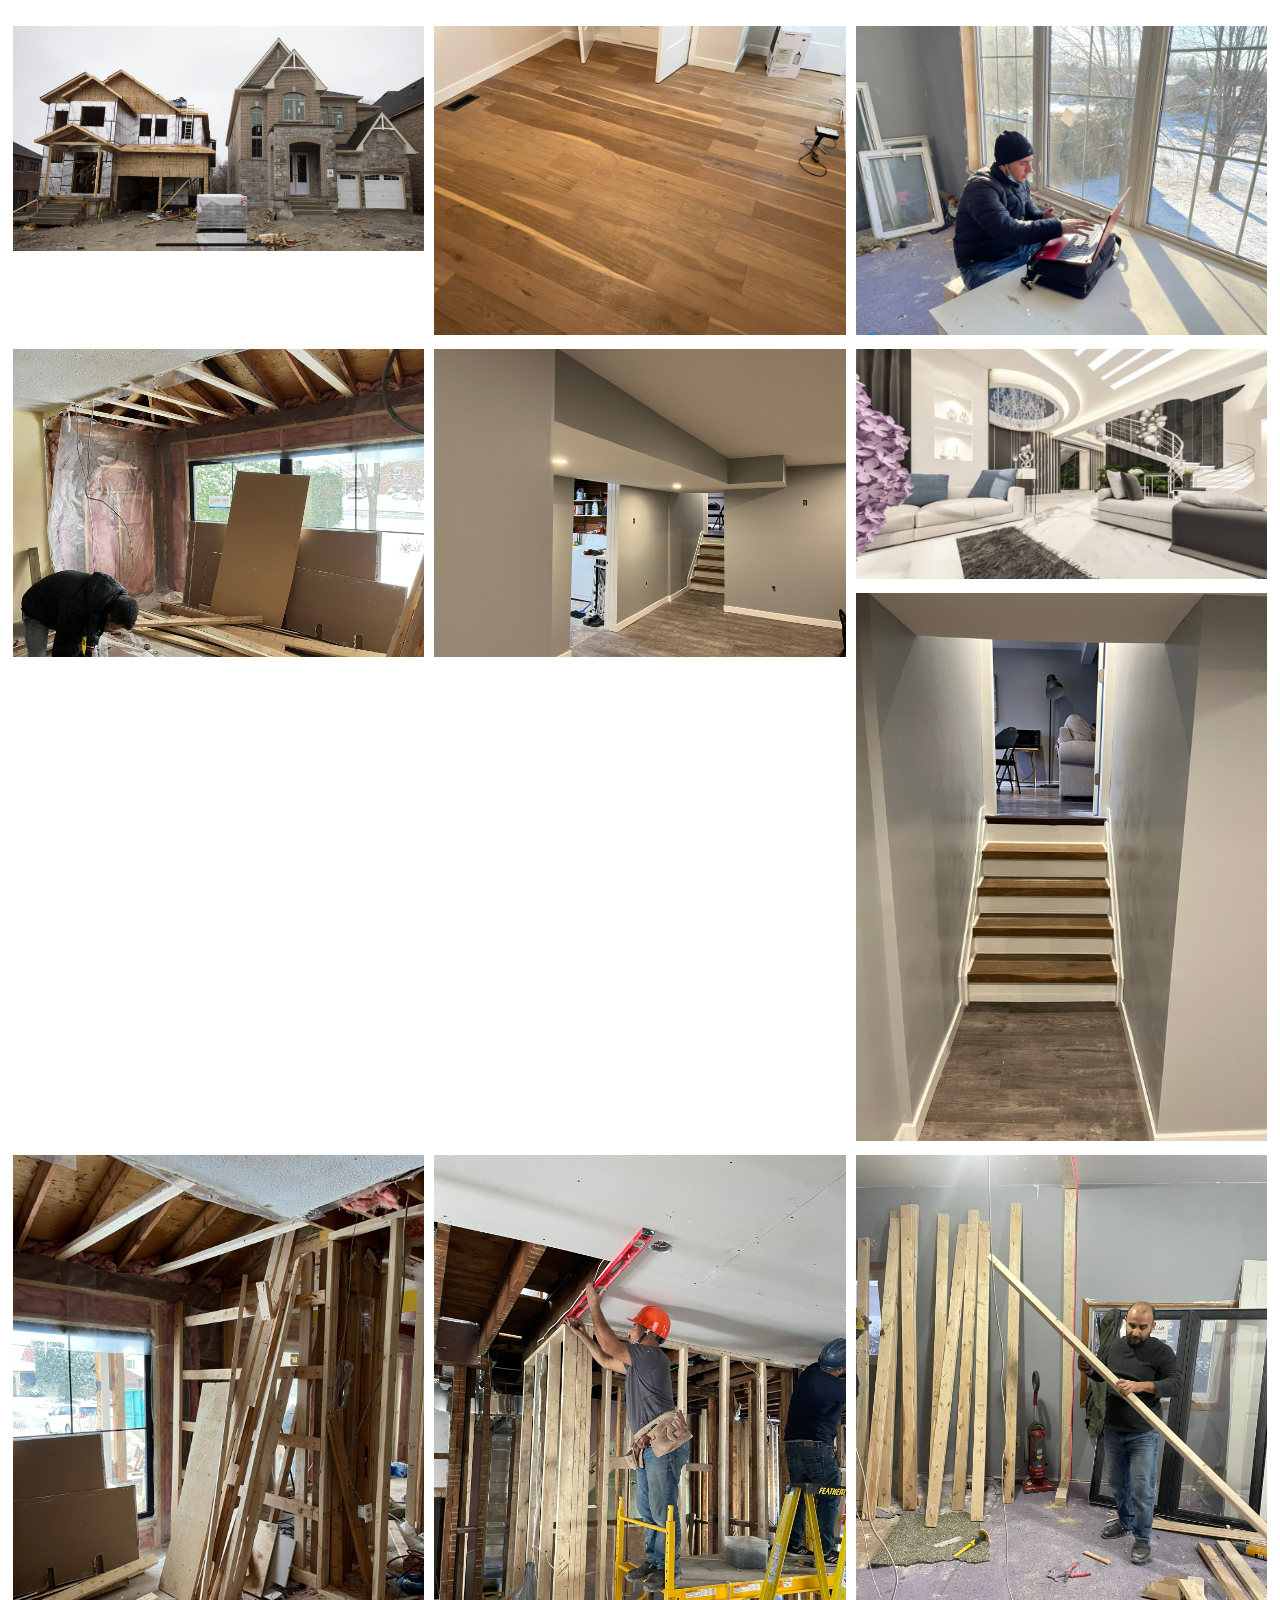
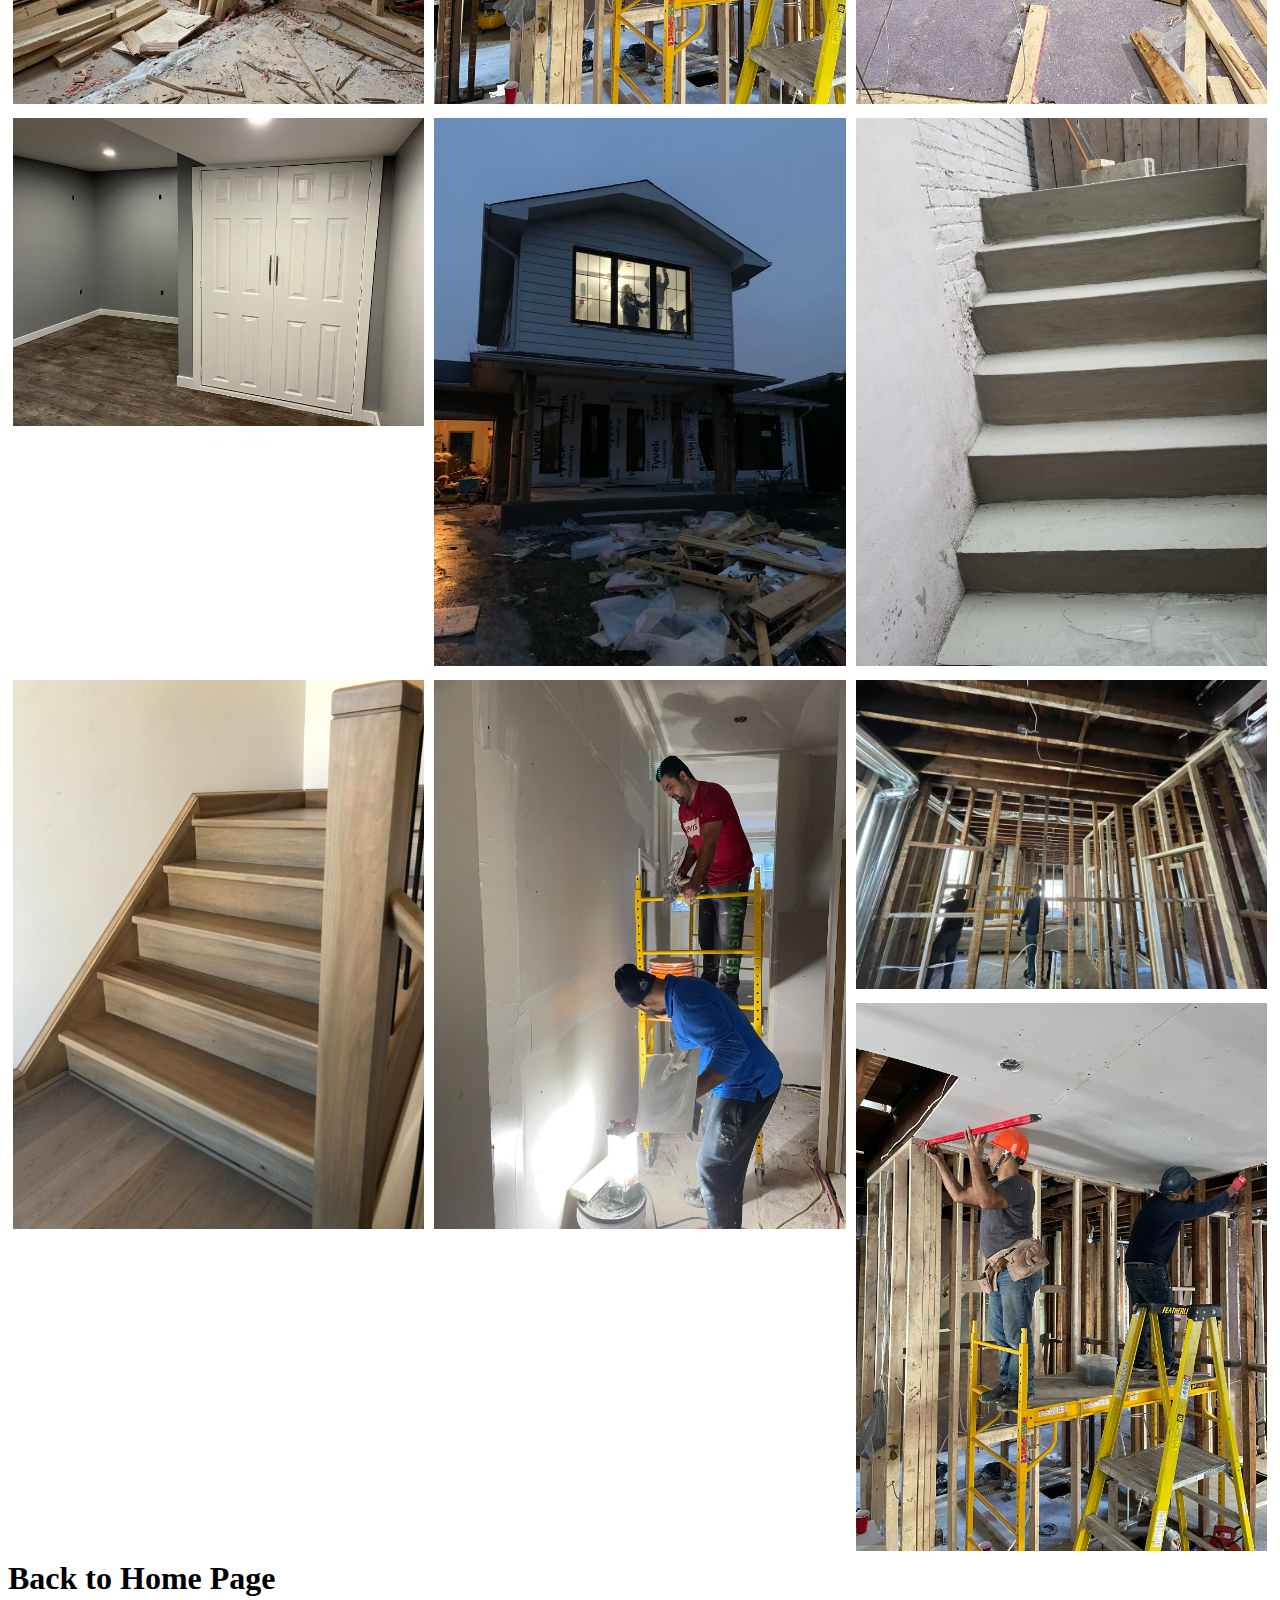
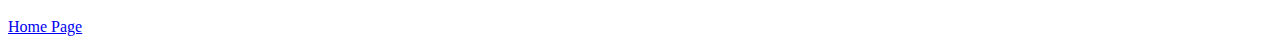
<file: Flooring&painting.html>
<!DOCTYPE html>
<html>
<head>
<style>
* {
  box-sizing: border-box;
}

.column {
  float: left;
  width: 33.33%;
  padding: 5px;
}

/* Clearfix (clear floats) */
.row::after {
  content: "";
  clear: both;
  display: table;
}
</style>
</head>
<body>

<div class="row">
  <div class="column">
    <img src="work-images/Painting&Flooring/1.jpg"style="width:100%">
  </div>
  <div class="column">
    <img src="work-images/Painting&Flooring/2.jpg"style="width:100%">
  </div>
  <div class="column">
    <img src="work-images/Painting&Flooring/3.jpg"style="width:100%">
  </div>
  <div class="column">
    <img src="work-images/Painting&Flooring/4.jpg"style="width:100%">
  </div>
  <div class="column">
    <img src="work-images/Painting&Flooring/5.jpg"style="width:100%">
  </div>
  <div class="column">
    <img src="work-images/Painting&Flooring/6.jpg"style="width:100%">
  </div>
  <div class="column">
    <img src="work-images/Painting&Flooring/7.jpg"style="width:100%">
  </div>
  <div class="column">
    <img src="work-images/Painting&Flooring/8.jpg"style="width:100%">
  </div>
  <div class="column">
    <img src="work-images/Painting&Flooring/9.jpg"style="width:100%">
  </div>
  <div class="column">
    <img src="work-images/Painting&Flooring/10.jpg"style="width:100%">
  </div>
  <div class="column">
    <img src="work-images/Painting&Flooring/11.jpg"style="width:100%">
  </div>
  <div class="column">
    <img src="work-images/Painting&Flooring/12.jpg"style="width:100%">
  </div>
  <div class="column">
    <img src="work-images/Painting&Flooring/13.jpg"style="width:100%">
  </div>
  <div class="column">
    <img src="work-images/Painting&Flooring/14.jpg"style="width:100%">
  </div>
  <div class="column">
    <img src="work-images/Painting&Flooring/15.jpg"style="width:100%">
  </div>
  <div class="column">
    <img src="work-images/Painting&Flooring/16.jpg"style="width:100%">
  </div>
  <div class="column">
    <img src="work-images/Painting&Flooring/17.jpg"style="width:100%">
  </div>
      <h1>Back to Home Page</h1>
      <a href="index.html">Home Page</a>
   </body>
</html>
</file>
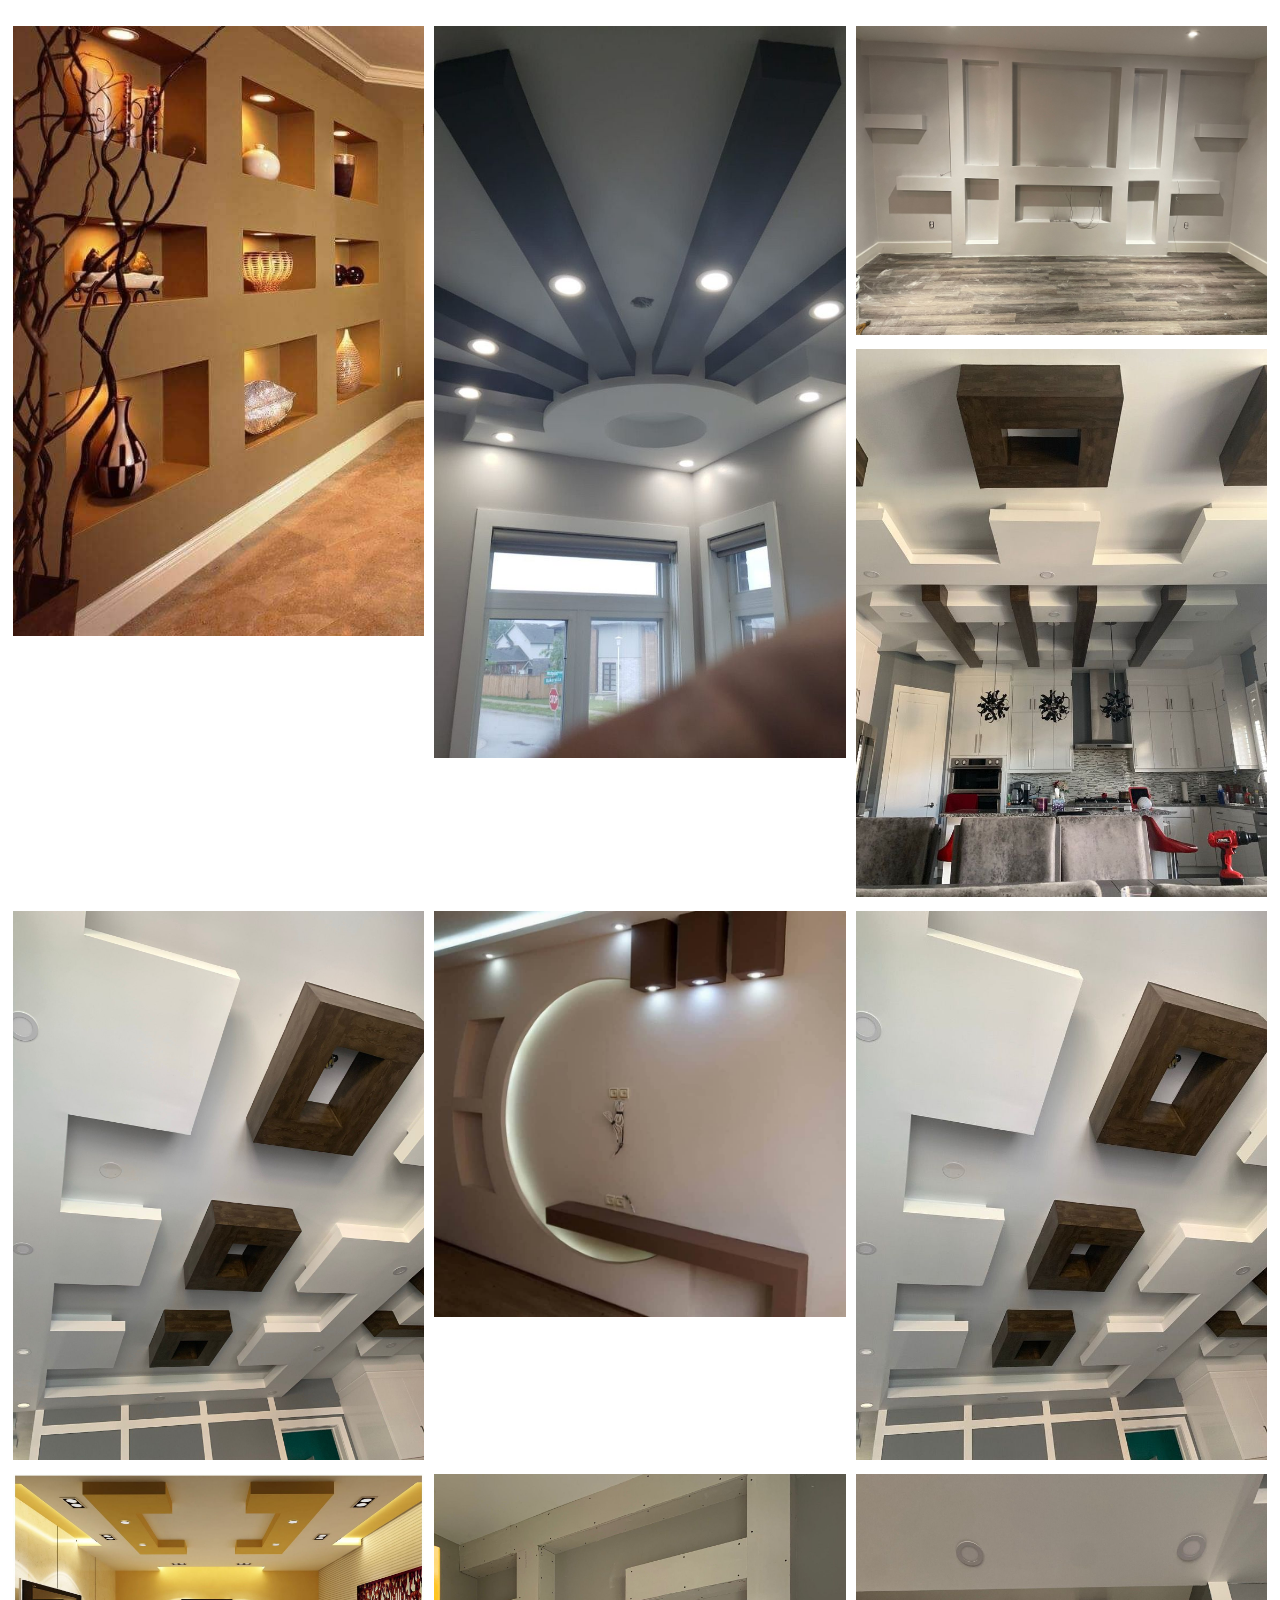
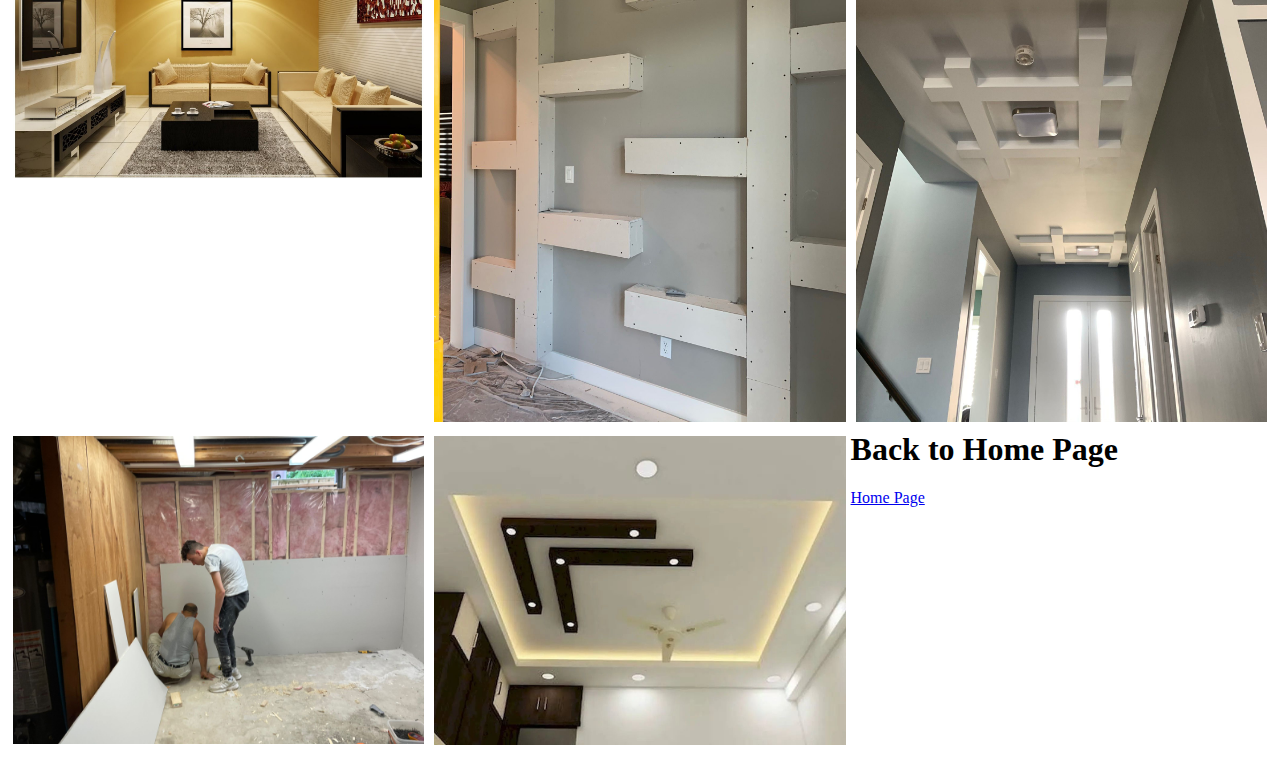
<file: Framing & DryWall.html>
<!DOCTYPE html>
<html>
<head>
<style>
* {
  box-sizing: border-box;
}

.column {
  float: left;
  width: 33.33%;
  padding: 5px;
}

/* Clearfix (clear floats) */
.row::after {
  content: "";
  clear: both;
  display: table;
}
</style>
</head>
<body>

<div class="row">
  <div class="column">
    <img src="work-images/Framing&DryWall/1.jpg"style="width:100%">
  </div>
  <div class="column">
    <img src="work-images/Framing&DryWall/2.jpg"style="width:100%">
  </div>
  <div class="column">
   <img src="work-images/Framing&DryWall/3.jpg" style="width:100%">
  </div>
  <div class="column">
   <img src="work-images/Framing&DryWall/4.jpg" style="width:100%">
  </div>
  <div class="column">
   <img src="work-images/Framing&DryWall/5.jpg" style="width:100%">
  </div>
  <div class="column">
   <img src="work-images/Framing&DryWall/6.jpg" style="width:100%">
  </div>
  <div class="column">
   <img src="work-images/Framing&DryWall/7.jpg" style="width:100%">
  </div>
  <div class="column">
   <img src="work-images/Framing&DryWall/8.jpg" style="width:100%">
  </div>
  <div class="column">
   <img src="work-images/Framing&DryWall/9.jpg" style="width:100%">
  </div>
  <div class="column">
   <img src="work-images/Framing&DryWall/10.jpg" style="width:100%">
  </div>
  <div class="column">
   <img src="work-images/Framing&DryWall/11.jpg" style="width:100%">
  </div>
  <div class="column">
   <img src="work-images/Framing&DryWall/12.jpg" style="width:100%">
  </div>
      <h1>Back to Home Page</h1>
      <a href="index.html">Home Page</a>
   </body>
</html>
</file>
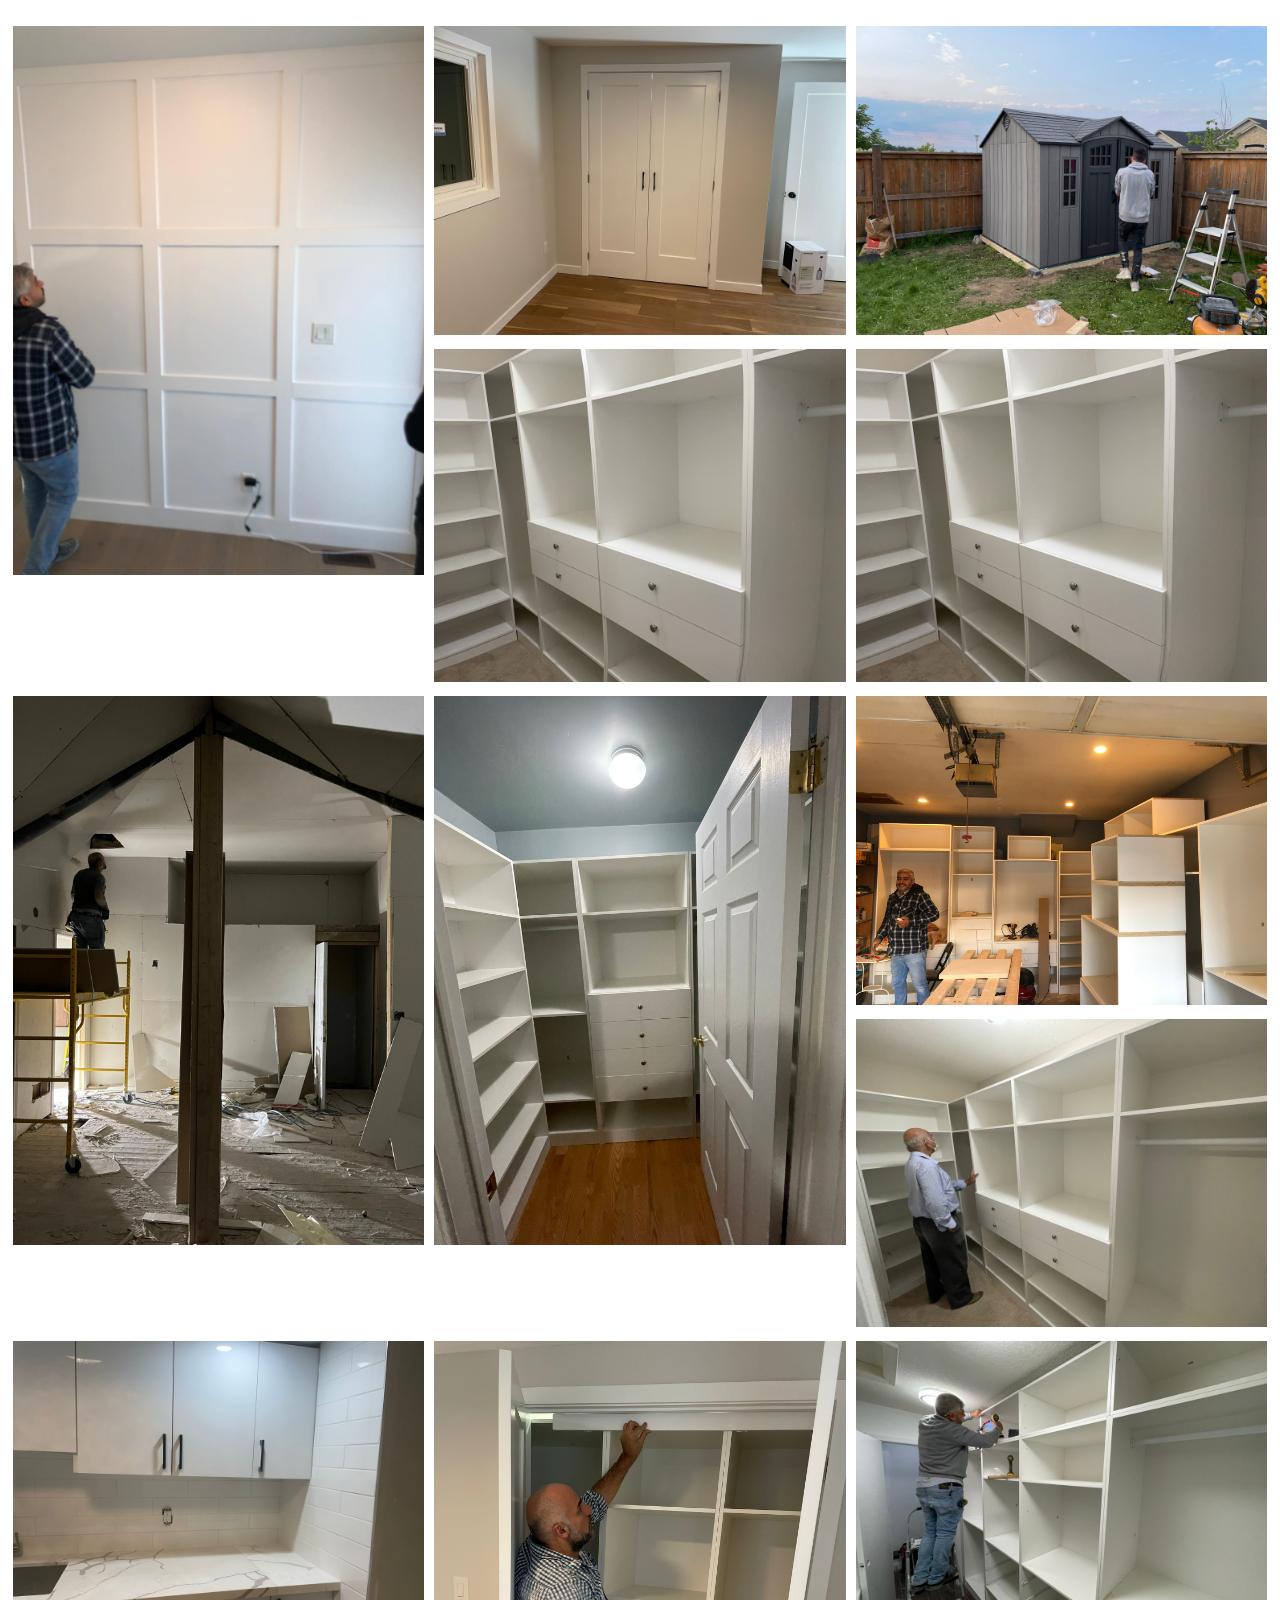
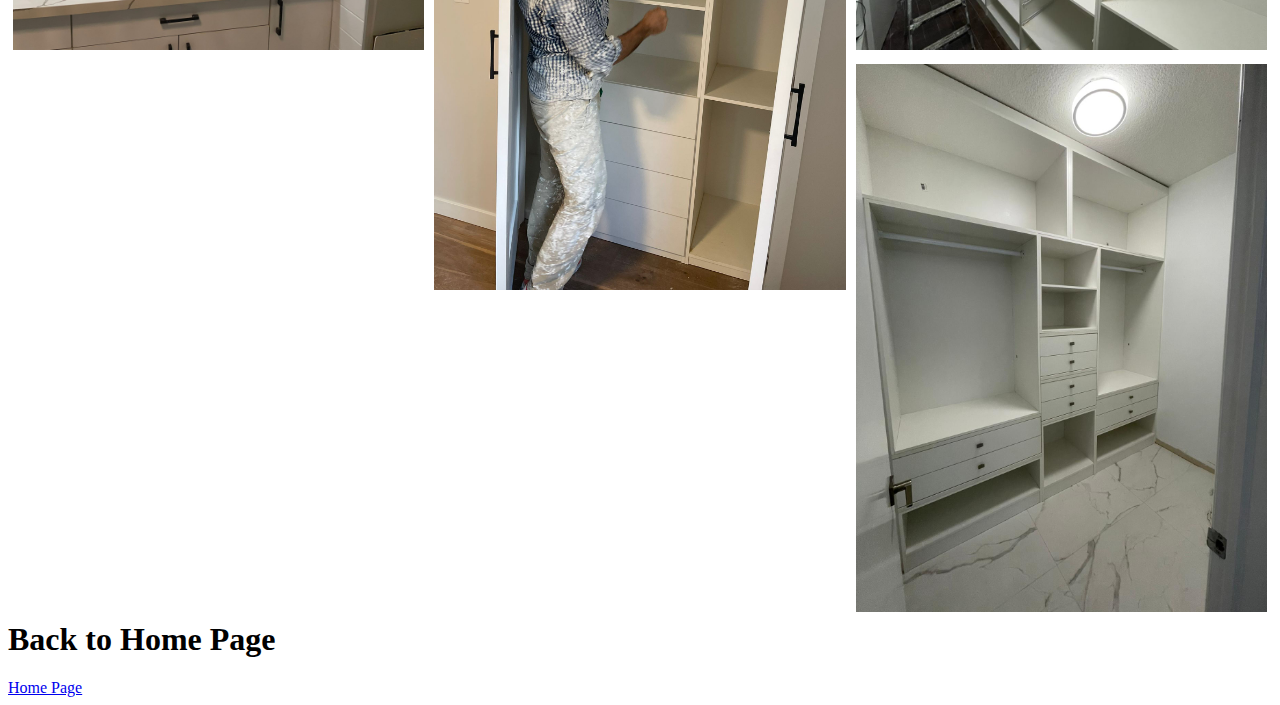
<file: Kitchen&Cabinets.html>
<!DOCTYPE html>
<html>
<head>
<style>
* {
  box-sizing: border-box;
}

.column {
  float: left;
  width: 33.33%;
  padding: 5px;
}

/* Clearfix (clear floats) */
.row::after {
  content: "";
  clear: both;
  display: table;
}
</style>
</head>
<body>

<div class="row">
  <div class="column">
    <img src="work-images/kitchen&cabinets/1.jpg"style="width:100%">
  </div>
  <div class="column">
    <img src="work-images/kitchen&cabinets/2.jpg"style="width:100%">
  </div>
  <div class="column">
    <img src="work-images/kitchen&cabinets/3.jpg"style="width:100%">
  </div>
  <div class="column">
    <img src="work-images/kitchen&cabinets/4.jpg"style="width:100%">
  </div>
  <div class="column">
    <img src="work-images/kitchen&cabinets/5.jpg"style="width:100%">
  </div>
  <div class="column">
    <img src="work-images/kitchen&cabinets/6.jpg"style="width:100%">
  </div>
  <div class="column">
    <img src="work-images/kitchen&cabinets/7.jpg"style="width:100%">
  </div>
  <div class="column">
    <img src="work-images/kitchen&cabinets/8.jpg"style="width:100%">
  </div>
  <div class="column">
    <img src="work-images/kitchen&cabinets/9.jpg"style="width:100%">
  </div>
  <div class="column">
    <img src="work-images/kitchen&cabinets/10.jpg"style="width:100%">
  </div>
  <div class="column">
    <img src="work-images/kitchen&cabinets/12.jpg"style="width:100%">
  </div>
  <div class="column">
    <img src="work-images/kitchen&cabinets/13.jpg"style="width:100%">
  </div>
  <div class="column">
    <img src="work-images/kitchen&cabinets/14.jpg"style="width:100%">
  </div>
      <h1>Back to Home Page</h1>
      <a href="index.html">Home Page</a>
   </body>
</html>
</file>
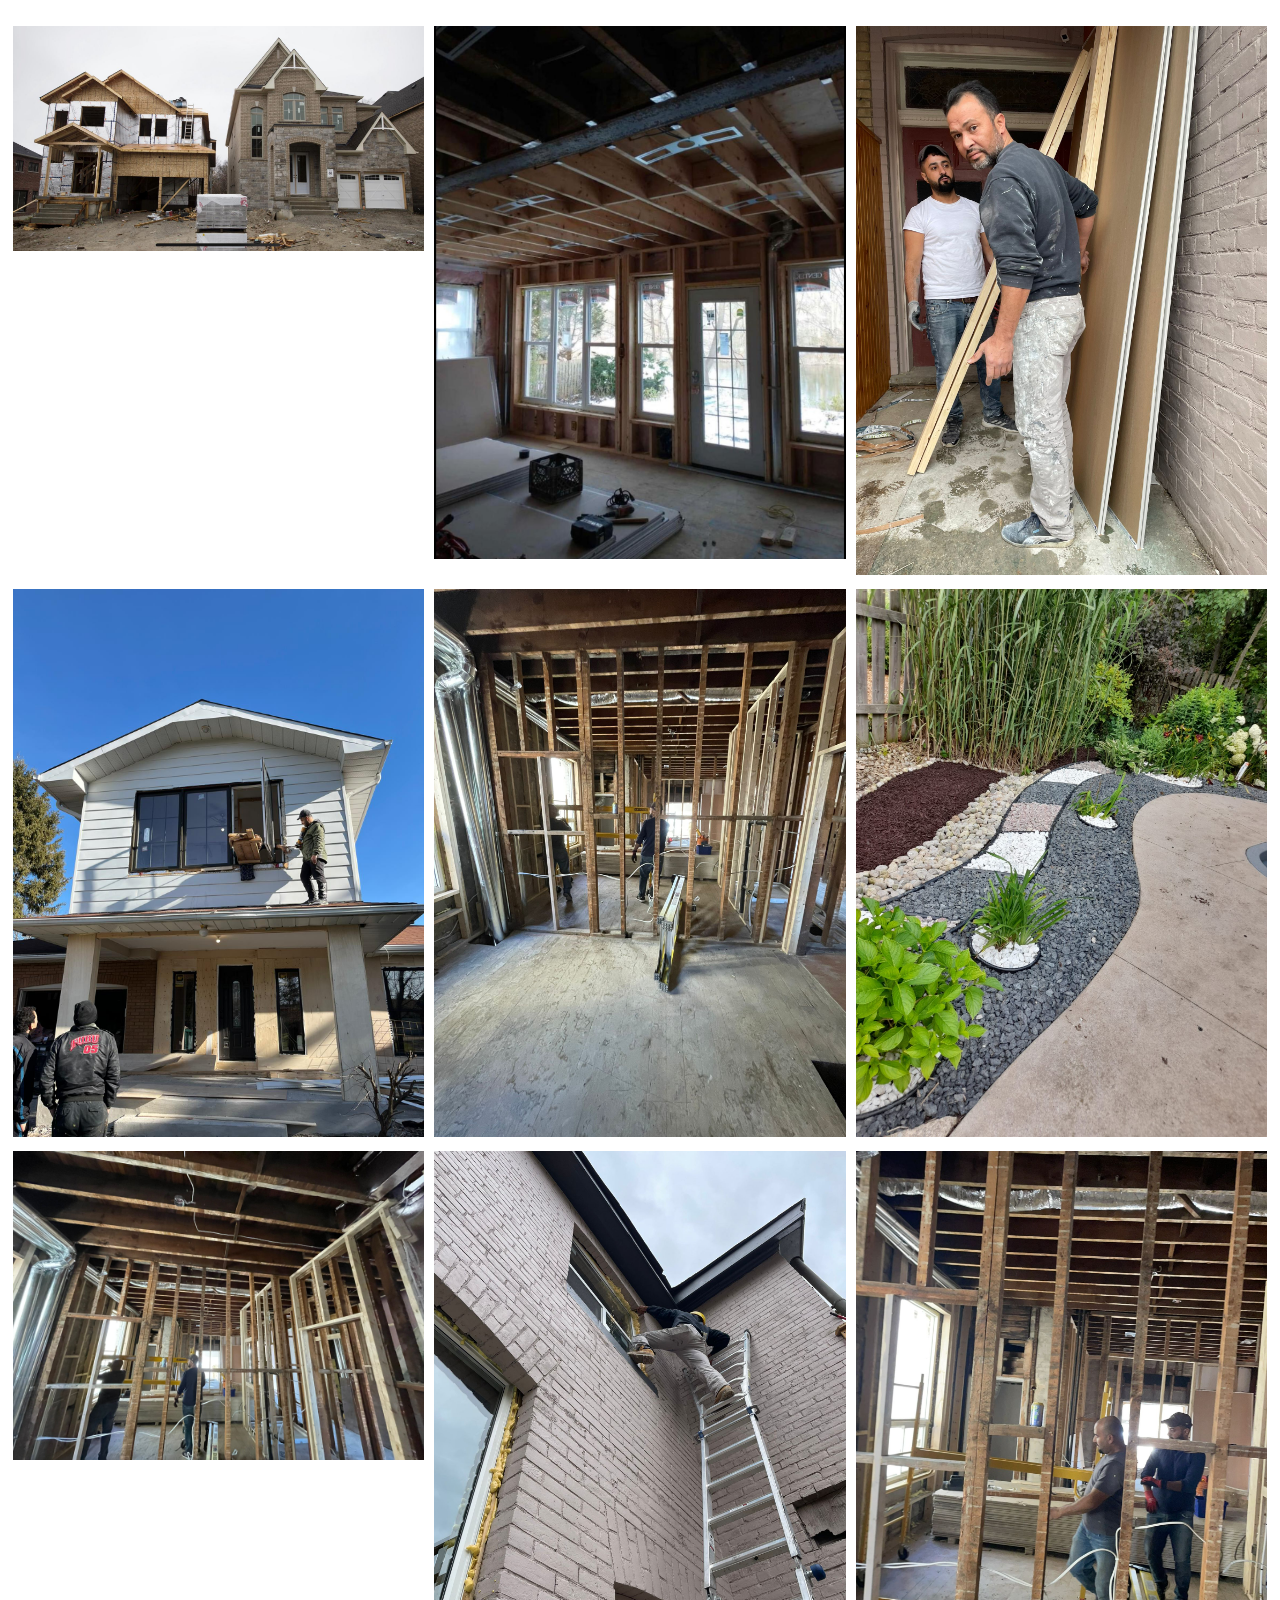
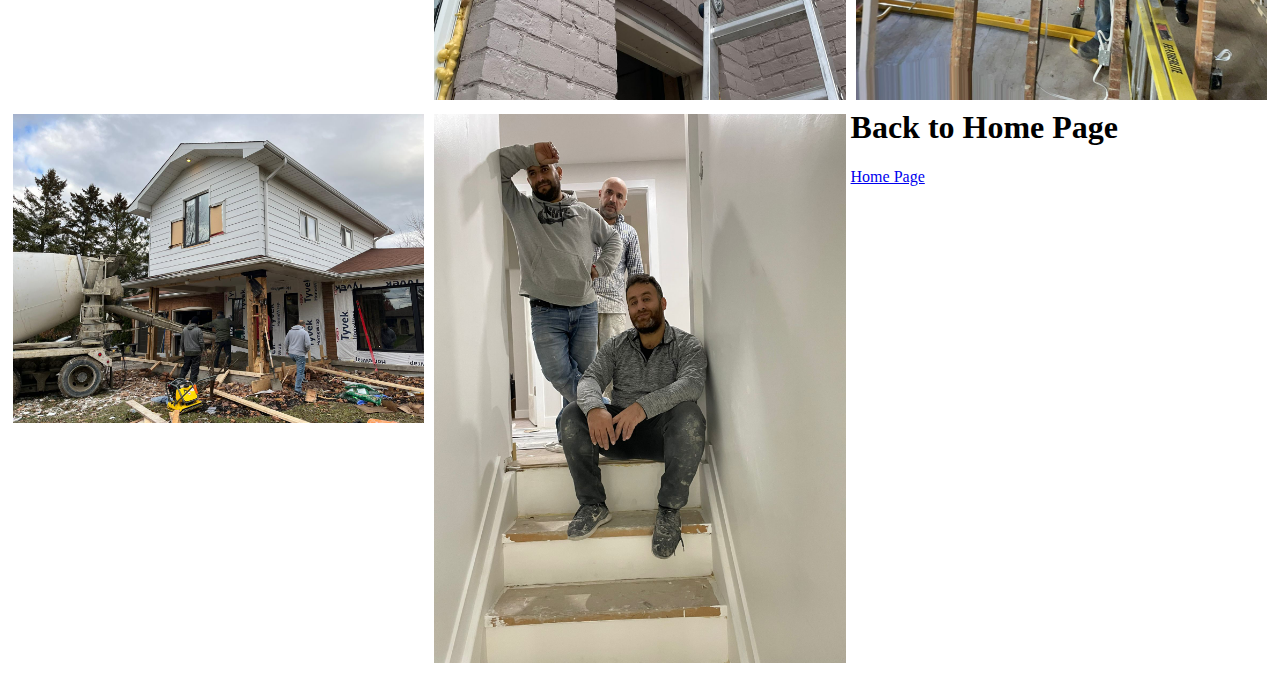
<file: Tiles&brick.html>
<!DOCTYPE html>
<html>
<head>
<style>
* {
  box-sizing: border-box;
}

.column {
  float: left;
  width: 33.33%;
  padding: 5px;
}

/* Clearfix (clear floats) */
.row::after {
  content: "";
  clear: both;
  display: table;
}
</style>
</head>
<body>

<div class="row">
  <div class="column">
    <img src="work-images/Tiles&breaks/1.jpg"style="width:100%">
  </div>
  <div class="column">
    <img src="work-images/Tiles&breaks/2.jpg"style="width:100%">
  </div>
  <div class="column">
    <img src="work-images/Tiles&breaks/3.jpg"style="width:100%">
  </div>
  <div class="column">
    <img src="work-images/Tiles&breaks/4.jpg"style="width:100%">
  </div>
  <div class="column">
    <img src="work-images/Tiles&breaks/5.jpg"style="width:100%">
  </div>
  <div class="column">
    <img src="work-images/Tiles&breaks/6.jpg"style="width:100%">
  </div>
  <div class="column">
    <img src="work-images/Tiles&breaks/7.jpg"style="width:100%">
  </div>
  <div class="column">
    <img src="work-images/Tiles&breaks/8.jpg"style="width:100%">
  </div>
  <div class="column">
    <img src="work-images/Tiles&breaks/9.jpg"style="width:100%">
  </div>
  <div class="column">
    <img src="work-images/Tiles&breaks/10.jpg"style="width:100%">
  </div>
  <div class="column">
    <img src="work-images/Tiles&breaks/11.jpg"style="width:100%">
  </div>
      <h1>Back to Home Page</h1>
      <a href="index.html">Home Page</a>
   </body>
</html>
</file>
